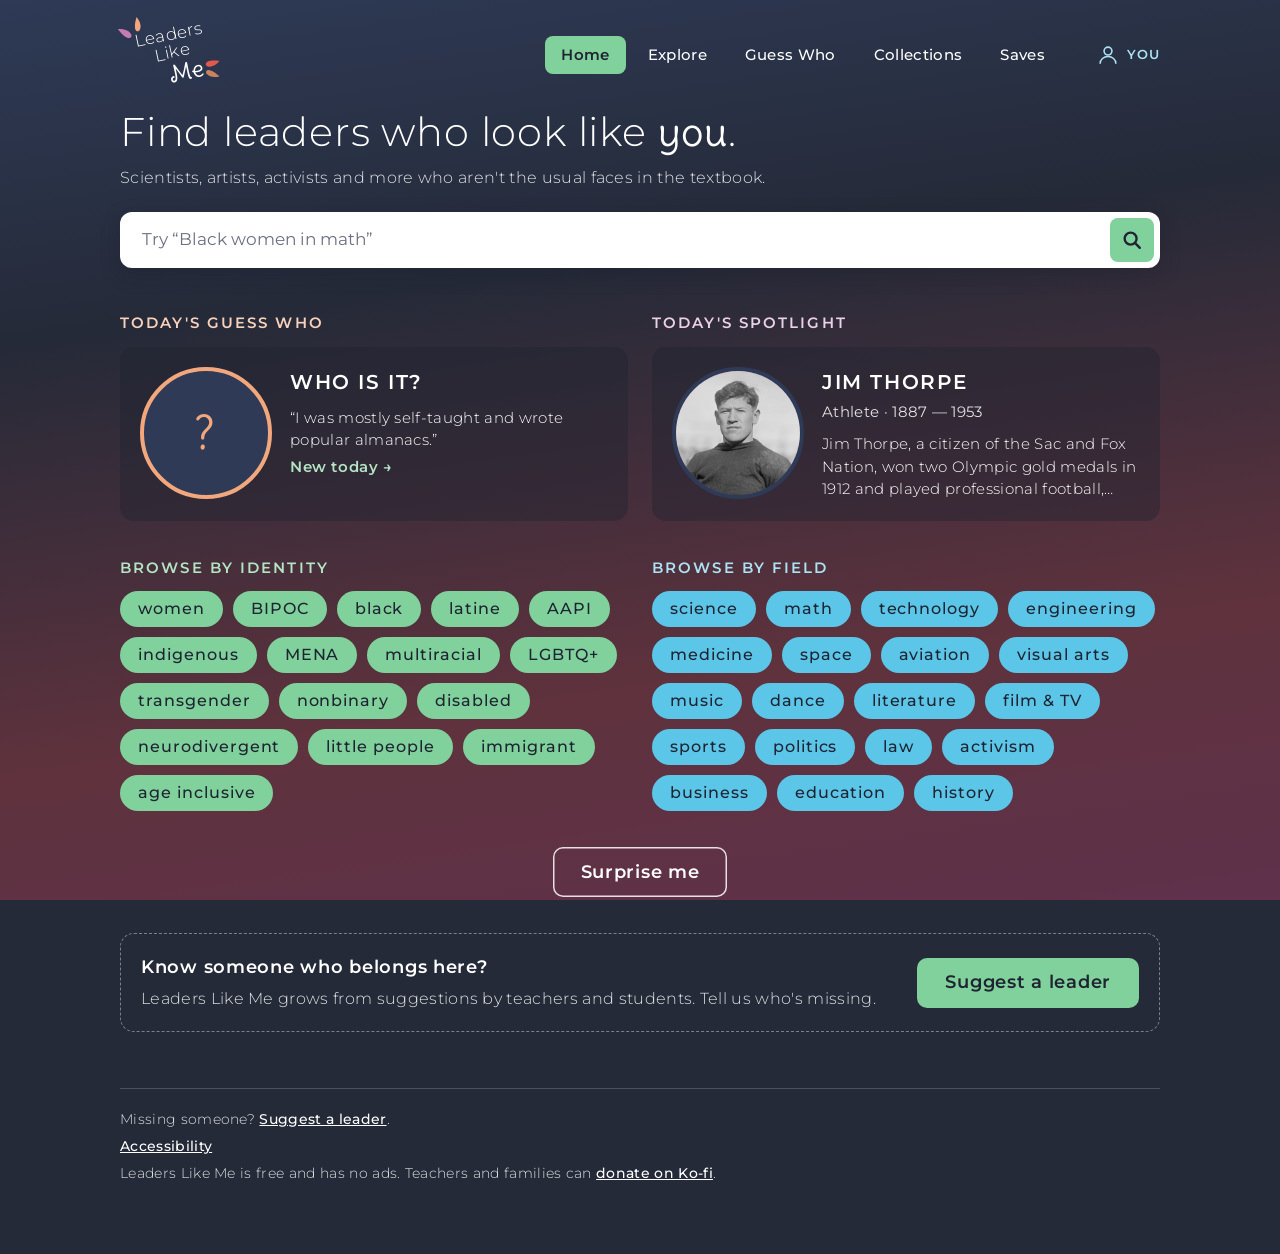
<file: index.html>
<!doctype html>
<html lang="en">
<head>
  <meta charset="utf-8">
  <meta name="viewport" content="width=device-width, initial-scale=1, viewport-fit=cover">
  <meta name="theme-color" content="#2e3a56">
  <meta name="description" content="Search for leaders, thinkers, and makers who reflect the full range of your students.">
  <title>Leaders Like Me</title>

  <!-- Link previews (iMessage, Slack, email, Facebook, LinkedIn, X).
       Platforms need full web addresses here; update SITE if the site's address changes. -->
  <meta property="og:type" content="website">
  <meta property="og:site_name" content="Leaders Like Me">
  <meta property="og:title" content="Leaders Like Me: find leaders who look like you">
  <meta property="og:description" content="Scientists, artists, activists and more who aren't the usual faces in the textbook. Search 268 leaders, play the daily Guess Who and explore heritage-month collections. Free, no ads.">
  <meta property="og:url" content="https://keefers1030.github.io/Leaders-Like-Me/">
  <meta property="og:image" content="https://keefers1030.github.io/Leaders-Like-Me/og-image.png">
  <meta property="og:image:width" content="1200">
  <meta property="og:image:height" content="630">
  <meta property="og:image:alt" content="Leaders Like Me logo with the words: Find leaders who look like you.">
  <meta name="twitter:card" content="summary_large_image">
  <link rel="apple-touch-icon" href="apple-touch-icon.png">
  <link rel="icon" href="favicon.svg?v=df060fe1" type="image/svg+xml">
  <link rel="preconnect" href="https://fonts.googleapis.com">
  <link rel="preconnect" href="https://fonts.gstatic.com" crossorigin>
  <link href="https://fonts.googleapis.com/css2?family=Delius+Swash+Caps&family=Montserrat:wght@300;400;500;600;700&display=swap" rel="stylesheet">
  <link rel="stylesheet" href="styles.css?v=c30e0e1b">
</head>
<body>
  <a class="skip-link" href="#app">Skip to content</a>

  <!-- Background geometry from the mockups -->
  <svg class="bg-decor" aria-hidden="true" viewBox="0 0 375 812" preserveAspectRatio="xMidYMid slice">
    <path d="M118 30 L260 -40 L360 150 L225 140 Z" fill="none" stroke="currentColor" stroke-width="6"/>
    <polyline points="250,230 280,210 300,235 325,212 345,238 375,215" fill="none" stroke="currentColor" stroke-width="5"/>
    <path d="M-10 780 L45 710 L120 812" fill="none" stroke="currentColor" stroke-width="6"/>
    <circle cx="165" cy="860" r="105" fill="none" stroke="currentColor" stroke-width="6"/>
  </svg>

  <header class="topbar" id="topbar" hidden>
    <a href="#/home" class="logo logo--small" aria-label="Leaders Like Me, home"></a>
    <nav class="topnav" aria-label="Main">
      <a href="#/home" data-nav="home">Home</a>
      <a href="#/explore" data-nav="explore">Explore</a>
      <a href="#/mystery" data-nav="mystery">Guess Who</a>
      <a href="#/collections" data-nav="collections">Collections</a>
      <a href="#/saves" data-nav="saves">Saves</a>
    </nav>
    <a href="#/account" class="account-chip" id="account-chip" aria-label="Your page"></a>
  </header>

  <main id="app" tabindex="-1"></main>

  <nav class="tabbar" id="tabbar" aria-label="Main" hidden>
    <a href="#/home" data-nav="home">
      <svg viewBox="0 0 24 24" aria-hidden="true"><path d="M12 3 2 12h3v9h5v-6h4v6h5v-9h3z"/></svg><span>Home</span>
    </a>
    <a href="#/explore" data-nav="explore">
      <svg viewBox="0 0 24 24" aria-hidden="true"><circle cx="14" cy="10" r="6.5" fill="none" stroke="currentColor" stroke-width="2.6"/><path d="M9.3 14.7 3 21" stroke="currentColor" stroke-width="3" stroke-linecap="round"/></svg><span>Explore</span>
    </a>
    <a href="#/mystery" data-nav="mystery">
      <svg viewBox="0 0 24 24" aria-hidden="true"><circle cx="12" cy="12" r="10"/><path d="M9 9.3a3 3 0 1 1 4.3 2.7c-.9.4-1.3 1-1.3 2v.6" fill="none" stroke="#2e3a56" stroke-width="2.4" stroke-linecap="round"/><circle cx="12" cy="17.6" r="1.4" fill="#2e3a56"/></svg><span>Guess Who</span>
    </a>
    <a href="#/collections" data-nav="collections">
      <svg viewBox="0 0 24 24" aria-hidden="true"><rect x="3" y="9" width="18" height="12" rx="2.5"/><rect x="5" y="5.5" width="14" height="2.4" rx="1.2"/><rect x="7.5" y="2.4" width="9" height="2.1" rx="1"/></svg><span>Collections</span>
    </a>
    <a href="#/saves" data-nav="saves">
      <svg viewBox="0 0 24 24" aria-hidden="true"><path d="M12 21 3.5 12.6A5.3 5.3 0 0 1 12 5.8a5.3 5.3 0 0 1 8.5 6.8z"/></svg><span>Saves</span>
    </a>
  </nav>

  <div class="toast" id="toast" role="status" aria-live="polite"></div>
  <dialog class="sheet" id="sheet"></dialog>

  <script src="data/tags.js?v=c7ce82b4"></script>
  <script src="data/collections.js?v=426175b7"></script>
  <script src="data/leaders.js?v=efcb4010"></script>
  <script src="app.js?v=4af6b831"></script>
</body>
</html>
</file>
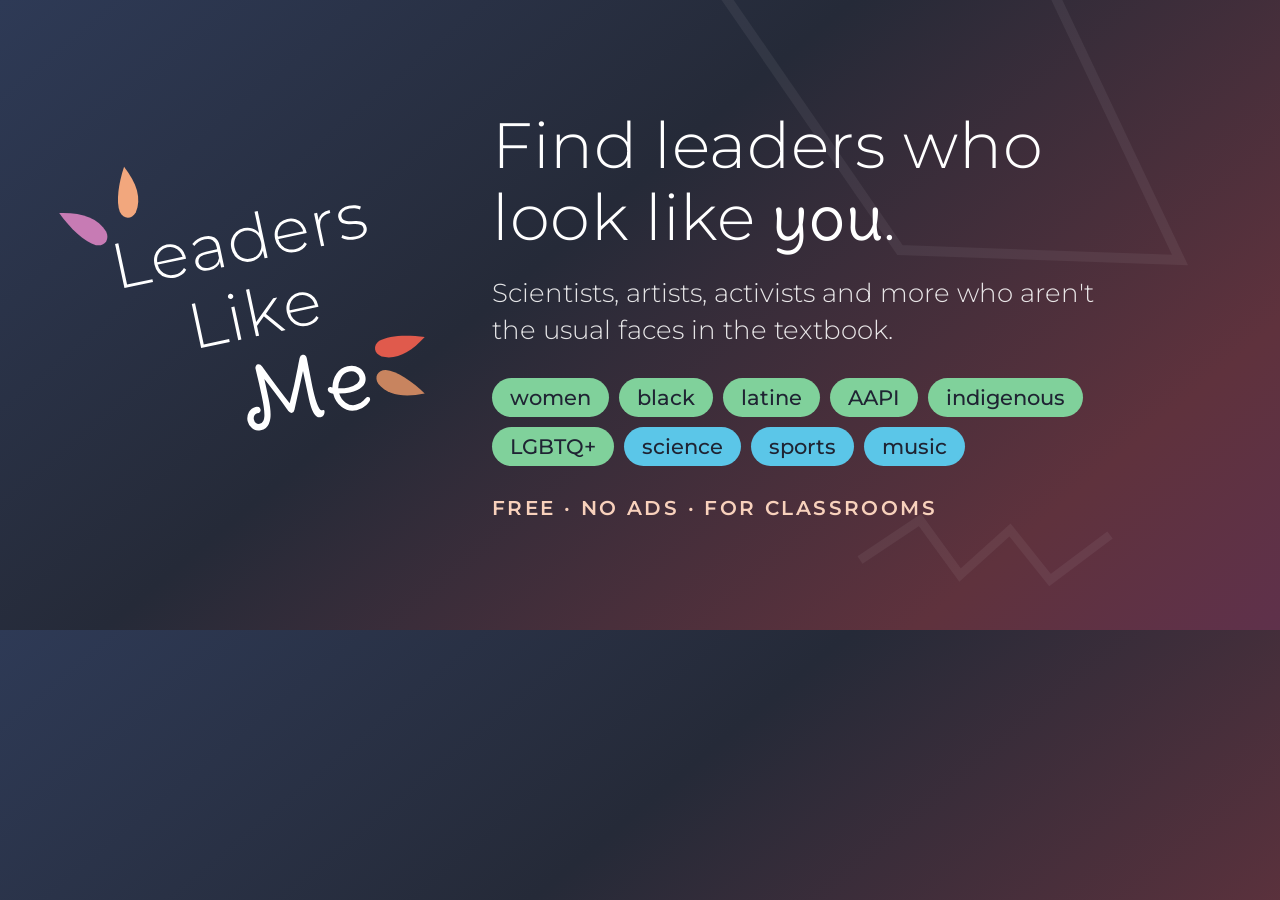
<file: data/source/og-card.html>
<!doctype html>
<!-- The link-preview image (og-image.png). Regenerate with:
     python3 data/source/make_previews.py -->
<html lang="en">
<head>
<meta charset="utf-8">
<link href="https://fonts.googleapis.com/css2?family=Delius+Swash+Caps&family=Montserrat:wght@300;500;600&display=block" rel="stylesheet">
<style>
  html, body { margin: 0; }
  body {
    width: 1200px; height: 630px; overflow: hidden;
    font-family: "Montserrat", sans-serif; color: #fff;
    background: linear-gradient(140deg, #2e3a56 0%, #252a38 42%, #5f323d 82%, #5f314b 100%);
    display: grid; grid-template-columns: 420px 1fr; align-items: center;
    box-sizing: border-box; padding: 0 72px 0 56px; position: relative;
  }
  .decor { position: absolute; inset: 0; width: 100%; height: 100%; color: rgba(255,255,255,0.06); }
  .logo { width: 400px; position: relative; }
  .text { position: relative; padding-left: 16px; }
  h1 { margin: 0; font-weight: 300; font-size: 64px; line-height: 1.12; letter-spacing: 0.01em; }
  h1 em { font-family: "Delius Swash Caps", cursive; font-style: normal; }
  p { margin: 22px 0 0; font-size: 26px; font-weight: 300; line-height: 1.4; color: rgba(255,255,255,0.88); }
  .tags { display: flex; flex-wrap: wrap; gap: 10px; margin-top: 30px; }
  .tag { padding: 7px 18px; border-radius: 999px; font-size: 21px; font-weight: 500; color: #1f2433; }
  .id { background: #80d19b; } .fd { background: #5bc6e8; }
  .foot { margin-top: 30px; font-size: 20px; font-weight: 600; letter-spacing: 0.12em; text-transform: uppercase; color: #f8d1bc; }
</style>
</head>
<body>
  <svg class="decor" viewBox="0 0 1200 630" preserveAspectRatio="none" aria-hidden="true">
    <path d="M700 -40 L1000 -120 L1180 260 L900 250 Z" fill="none" stroke="currentColor" stroke-width="10"/>
    <polyline points="860,560 920,520 960,575 1010,530 1050,580 1110,535" fill="none" stroke="currentColor" stroke-width="9"/>
  </svg>
  <img class="logo" src="../../logo.svg" alt="">
  <div class="text">
    <h1>Find leaders who look like <em>you</em>.</h1>
    <p>Scientists, artists, activists and more who aren't the usual faces in the textbook.</p>
    <div class="tags">
      <span class="tag id">women</span><span class="tag id">black</span><span class="tag id">latine</span>
      <span class="tag id">AAPI</span><span class="tag id">indigenous</span><span class="tag id">LGBTQ+</span>
      <span class="tag fd">science</span><span class="tag fd">sports</span><span class="tag fd">music</span>
    </div>
    <div class="foot">Free · No ads · For classrooms</div>
  </div>
</body>
</html>
</file>
<file: styles.css>
/* Leaders Like Me — styles drawn from the mockups in this folder
   (Home.png, Log in.png, Profile.png, Search Results.png). */

:root {
  /* Palette */
  --navy-900: #1f2330;
  --navy-800: #252a38;
  --navy-700: #2e3a56;
  --rose-600: #8e4f64;
  /* Gradient stops chosen so white text keeps 4.5:1+ everywhere, even on glass cards */
  --rose-500: #5f323d;
  --orchid-500: #5f314b;
  --green-400: #80d19b;
  --green-500: #6cc38a;
  --sky-400: #5bc6e8;
  --peach-300: #f2a77d;
  --coral-500: #e05a4c;
  --plum-400: #c77bb4;
  --ink: #1f2433;
  --white: #ffffff;
  --line: rgba(255, 255, 255, 0.85);
  --muted: rgba(255, 255, 255, 0.86);
  /* Light tints of the accent colors for TEXT on the gradient (all 4.6:1 or better).
     The saturated colors above are for fills behind dark text. */
  --green-text: #b4e4c4;
  --sky-text: #ace2f3;
  --peach-text: #f8d1bc;
  --plum-text: #ebd1e5;
  --ring: #ffffff;
  --ring-halo: #1f2330;
  --glass: rgba(255, 255, 255, 0.12);
  --glass-strong: rgba(255, 255, 255, 0.55);

  /* Type */
  --font-body: "Montserrat", system-ui, -apple-system, "Segoe UI", sans-serif;
  --font-script: "Delius Swash Caps", "Montserrat", cursive;

  /* Shape and motion */
  --radius-pill: 999px;     /* tags, switches and progress bars */
  --radius-control: 10px;   /* buttons, toasts */
  --radius-chip: 8px;       /* small controls */
  --radius-card: 14px;
  --shadow-card: 0 6px 20px rgba(20, 22, 35, 0.25);
  --ease: cubic-bezier(0.2, 0.7, 0.2, 1);
  --fast: 160ms;

  --tabbar-h: 84px;
  --gutter: 20px;
  --max: 1080px;
}

* { box-sizing: border-box; }
html { -webkit-text-size-adjust: 100%; }

body {
  margin: 0;
  min-height: 100vh;
  min-height: 100dvh;
  font-family: var(--font-body);
  font-weight: 400;
  color: var(--white);
  background-color: var(--navy-800);
  background-image: linear-gradient(172deg, var(--navy-700) 0%, var(--navy-800) 32%, var(--rose-500) 72%, var(--orchid-500) 100%);
  background-attachment: fixed;
  letter-spacing: 0.02em;
  line-height: 1.5;
  overflow-x: hidden;
}

.bg-decor {
  position: fixed;
  inset: 0;
  width: 100%;
  height: 100%;
  color: rgba(255, 255, 255, 0.07);
  pointer-events: none;
  z-index: 0;
}

a { color: inherit; }
button { font: inherit; color: inherit; }
img { max-width: 100%; display: block; }
h1, h2, h3 { margin: 0; font-weight: 600; letter-spacing: 0.06em; }

:focus-visible {
  outline: 3px solid var(--ring);
  outline-offset: 2px;
  box-shadow: 0 0 0 5px var(--ring-halo);
  border-radius: 6px;
}

.skip-link {
  position: absolute;
  left: 12px;
  top: -60px;
  z-index: 100;
  padding: 10px 16px;
  background: var(--white);
  color: var(--ink);
  border-radius: var(--radius-chip);
  font-weight: 600;
}
.skip-link:focus { top: 12px; }

.visually-hidden {
  position: absolute !important;
  width: 1px; height: 1px;
  overflow: hidden;
  clip: rect(0 0 0 0);
  white-space: nowrap;
}

main {
  position: relative;
  z-index: 1;
  outline: none;
  padding: 0 var(--gutter) calc(var(--tabbar-h) + 32px);
  max-width: var(--max);
  margin: 0 auto;
}

/* ---------- Logo ---------- */
.logo {
  position: relative;
  display: inline-block;
  text-decoration: none;
  color: var(--white);
  line-height: 1;
}
.logo-words {
  display: block;
  transform: rotate(-12deg);
  font-weight: 300;
  text-align: center;
}
.logo-words span { display: block; }
.logo-words .me {
  font-family: var(--font-script);
  font-weight: 400;
}
.logo .petal { position: absolute; }

.logo--large { width: 220px; height: 170px; }
.logo--large .logo-words { font-size: 38px; padding-top: 22px; }
.logo--large .logo-words span + span { margin-top: 6px; }
.logo--large .logo-words .me { font-size: 50px; margin-left: 40px; }

.logo--small { width: 104px; height: 74px; flex: none; }
.logo--small .logo-words { font-size: 17px; padding-top: 8px; }
.logo--small .logo-words span + span { margin-top: 1px; }
.logo--small .logo-words .me { font-size: 23px; margin-left: 20px; }

/* ---------- Top bar (all screens) and desktop nav ---------- */
.topbar {
  position: relative;
  z-index: 2;
  display: flex;
  align-items: center;
  justify-content: space-between;
  gap: 16px;
  max-width: var(--max);
  margin: 0 auto;
  padding: 10px var(--gutter) 0;
}
.topnav { display: none; }

.account-chip {
  display: inline-flex;
  align-items: center;
  gap: 8px;
  text-decoration: none;
  font-size: 13px;
  font-weight: 600;
  letter-spacing: 0.08em;
  text-transform: uppercase;
  color: var(--sky-text);
}
.avatar-sm {
  display: inline-grid;
  place-items: center;
  width: 36px;
  height: 36px;
  border-radius: 50%;
  background: var(--plum-400);
  color: var(--white);
  font-size: 13px;
  font-weight: 600;
  text-transform: none;
  letter-spacing: 0;
  border: 2px solid var(--navy-700);
}

/* ---------- Bottom tab bar (mobile) ---------- */
.tabbar {
  position: fixed;
  left: 0; right: 0; bottom: 0;
  z-index: 5;
  height: var(--tabbar-h);
  padding-bottom: env(safe-area-inset-bottom);
  display: grid;
  grid-template-columns: repeat(5, 1fr);
  align-items: center;
  background: var(--navy-700);
  box-shadow: 0 -4px 18px rgba(0, 0, 0, 0.2);
}
.tabbar[hidden], .topbar[hidden] { display: none; }
.tabbar a {
  display: grid;
  place-content: center;
  justify-items: center;
  gap: 4px;
  height: 100%;
  color: var(--white);
  text-decoration: none;
  font-size: 11px;
  font-weight: 500;
  letter-spacing: 0.02em;
}
.tabbar svg { width: 28px; height: 28px; fill: currentColor; }
.tabbar a[aria-current="page"] { color: var(--green-text); }
.tabbar a[aria-current="page"] span { text-decoration: underline; text-underline-offset: 3px; }

@media (min-width: 860px) {
  .tabbar { display: none !important; }
  main { padding-bottom: 64px; }
  .topbar { padding-top: 18px; }
  .topnav {
    display: flex;
    gap: 6px;
    margin-left: auto;
    margin-right: 20px;
  }
  .topnav a {
    padding: 8px 16px;
    border-radius: var(--radius-chip);
    text-decoration: none;
    font-weight: 500;
    font-size: 15px;
  }
  .topnav a:hover { background: var(--glass); }
  .topnav a[aria-current="page"] { background: var(--green-400); color: var(--ink); font-weight: 600; }
}

/* ---------- Pills / tags ---------- */
.pill {
  display: inline-flex;
  align-items: center;
  justify-content: center;
  gap: 6px;
  min-height: 36px;
  padding: 6px 18px;
  border: 0;
  border-radius: var(--radius-pill);
  font-size: 16px;
  font-weight: 500;
  letter-spacing: 0.06em;
  text-decoration: none;
  white-space: nowrap;
  cursor: pointer;
  color: var(--ink);
  transition: transform var(--fast) var(--ease), background var(--fast) var(--ease), box-shadow var(--fast) var(--ease);
}
.pill--identity { background: var(--green-400); }
.pill--field { background: var(--sky-400); }
.pill--small { min-height: 28px; padding: 3px 12px; font-size: 13px; }
.pill:hover { transform: translateY(-1px); }

.pill-toggle {
  background: transparent;
  color: var(--white);
  box-shadow: inset 0 0 0 1.5px var(--line);
}
.pill-toggle[aria-pressed="true"].pill--identity,
.pill-toggle[aria-pressed="true"][data-kind="identity"] { background: var(--green-400); color: var(--ink); box-shadow: none; }
.pill-toggle[aria-pressed="true"][data-kind="field"] { background: var(--sky-400); color: var(--ink); box-shadow: none; }
.pill-toggle[aria-pressed="true"]::before { content: "✓"; font-weight: 700; }

.pill-row { display: flex; flex-wrap: wrap; gap: 10px; }

/* ---------- Buttons ---------- */
.btn {
  display: inline-flex;
  align-items: center;
  justify-content: center;
  gap: 8px;
  min-height: 50px;
  padding: 10px 28px;
  border: 0;
  border-radius: var(--radius-control);
  background: var(--green-400);
  color: var(--ink);
  font-size: 18px;
  font-weight: 600;
  letter-spacing: 0.04em;
  text-decoration: none;
  cursor: pointer;
  transition: background var(--fast) var(--ease), transform var(--fast) var(--ease);
}
.btn:hover { background: var(--green-500); }
.btn:active { transform: scale(0.98); }
.btn--block { width: 100%; }
.btn--wide { letter-spacing: 0.14em; text-transform: uppercase; font-weight: 400; font-size: 19px; }
.btn--ghost {
  background: transparent;
  color: var(--white);
  box-shadow: inset 0 0 0 1.5px var(--line);
}
.btn--ghost:hover { background: var(--glass); }
.auth .btn--ghost { font-size: 16px; font-weight: 500; }

.link-btn {
  display: inline-flex;
  align-items: center;
  gap: 8px;
  padding: 6px 0;
  border: 0;
  background: none;
  cursor: pointer;
  text-decoration: none;
  font-size: 14px;
  letter-spacing: 0.1em;
  text-transform: uppercase;
}
.link-btn svg { width: 20px; height: 20px; }
.link-btn--sky { color: var(--sky-text); font-weight: 700; }
.link-btn--plain { color: var(--white); text-transform: none; letter-spacing: 0.04em; font-size: 16px; font-weight: 300; }
.link-btn--plain:hover { text-decoration: underline; }

/* ---------- Generic page pieces ---------- */
.page-head { padding: 16px 0 8px; }
.eyebrow {
  margin: 0 0 12px;
  font-size: 15px;
  font-weight: 600;
  letter-spacing: 0.14em;
  text-transform: uppercase;
  color: var(--plum-text);
}
.eyebrow--green { color: var(--green-text); }
.eyebrow--peach { color: var(--peach-text); }
.eyebrow--sky { color: var(--sky-text); }
.muted { color: var(--muted); }
.eyebrow a, .eyebrow button { color: inherit; }
.page-title {
  font-size: clamp(26px, 6vw, 40px);
  font-weight: 300;
  letter-spacing: 0.02em;
  line-height: 1.2;
}
.page-title em { font-family: var(--font-script); font-style: normal; }
.lede { color: var(--muted); font-weight: 300; margin: 10px 0 0; }

section.block { margin-top: 36px; }

.notice {
  display: flex;
  gap: 10px;
  align-items: flex-start;
  margin: 12px 0 0;
  padding: 10px 14px;
  border-radius: 10px;
  background: rgba(31, 35, 48, 0.45);
  font-size: 13px;
  color: var(--muted);
}
.notice strong { color: var(--peach-text); font-weight: 600; }

/* ---------- Search box ---------- */
.searchbox {
  position: relative;
  margin-top: 22px;
}
.searchbox input {
  width: 100%;
  min-height: 56px;
  padding: 14px 56px 14px 22px;
  border: 0;
  border-radius: 12px;
  background: var(--white);
  color: var(--ink);
  font: inherit;
  font-size: 17px;
  box-shadow: var(--shadow-card);
}
.searchbox input::placeholder { color: #6b6f80; }
.searchbox input:focus { outline: 3px solid var(--green-400); outline-offset: 2px; }
.searchbox button {
  position: absolute;
  right: 6px; top: 50%;
  transform: translateY(-50%);
  width: 44px; height: 44px;
  display: grid;
  place-items: center;
  border: 0;
  border-radius: var(--radius-chip);
  background: var(--green-400);
  cursor: pointer;
}
.searchbox button svg { width: 22px; height: 22px; stroke: var(--ink); fill: none; stroke-width: 2.6; stroke-linecap: round; }

/* ---------- Filters ---------- */
.filters { margin-top: 18px; }
.filters details {
  border-radius: var(--radius-card);
  background: rgba(31, 35, 48, 0.35);
  padding: 4px 16px;
  margin-bottom: 10px;
}
.filters summary {
  cursor: pointer;
  list-style: none;
  display: flex;
  align-items: center;
  padding: 10px 0;
  font-size: 14px;
  font-weight: 600;
  letter-spacing: 0.14em;
  text-transform: uppercase;
}
.filters summary::-webkit-details-marker { display: none; }
.filters summary::after { content: "+"; margin-left: auto; font-size: 22px; font-weight: 300; }
.filters details[open] summary::after { content: "–"; }
.filters .pill-row { padding: 4px 0 16px; gap: 8px; }
.filters .count { color: var(--green-text); font-weight: 600; margin-left: 8px; }

.results-bar {
  display: flex;
  flex-wrap: wrap;
  align-items: center;
  justify-content: space-between;
  gap: 10px;
  margin: 18px 0 14px;
  font-size: 14px;
  color: var(--muted);
}
.results-bar select {
  padding: 6px 12px;
  border-radius: var(--radius-chip);
  border: 1.5px solid var(--line);
  background: transparent;
  color: var(--white);
  font: inherit;
  font-size: 14px;
}
.results-bar select option { color: var(--ink); }

/* ---------- Leader cards ---------- */
.grid {
  display: grid;
  grid-template-columns: 1fr;
  gap: 14px;
}
@media (min-width: 600px) { .grid { grid-template-columns: repeat(2, 1fr); } }
@media (min-width: 960px) { .grid { grid-template-columns: repeat(3, 1fr); } }

.card {
  position: relative;
  display: grid;
  grid-template-columns: 72px 1fr;
  gap: 14px;
  align-items: start;
  padding: 16px 48px 16px 16px;
  border-radius: var(--radius-card);
  background: var(--glass);
  border: 1px solid rgba(255, 255, 255, 0.12);
  text-decoration: none;
  transition: background var(--fast) var(--ease), transform var(--fast) var(--ease);
}
.card:hover { background: rgba(255, 255, 255, 0.16); }
.card:focus-within { outline: 3px solid var(--ring); outline-offset: 2px; box-shadow: 0 0 0 5px var(--ring-halo); }
.card-link:focus-visible { outline: none; box-shadow: none; }
.card-link { text-decoration: none; }
.card-link::after { content: ""; position: absolute; inset: 0; border-radius: var(--radius-card); }
.card-link:hover { text-decoration: underline; text-underline-offset: 4px; }
.card h3 { font-size: 16px; letter-spacing: 0.08em; text-transform: uppercase; }
.card .roles { margin: 2px 0 0; font-size: 14px; color: var(--muted); }
.card .years { margin: 0; font-size: 13px; color: var(--muted); font-weight: 300; }
.card .pill-row { margin-top: 10px; gap: 6px; }
.card .heart { position: absolute; top: 10px; right: 8px; }

.avatar {
  display: grid;
  place-items: center;
  width: 72px; height: 72px;
  border-radius: 50%;
  overflow: hidden;
  border: 3px solid var(--navy-700);
  background: linear-gradient(135deg, #8a4a78, #3a4a6e);
  color: var(--white);
  font-size: 24px;
  font-weight: 300;
  letter-spacing: 0.06em;
  flex: none;
}
.avatar img { width: 100%; height: 100%; object-fit: cover; object-position: 50% 22%; }
.avatar--xl { width: 132px; height: 132px; font-size: 42px; border-width: 4px; }
.avatar--alt { background: linear-gradient(135deg, #2f7480, #2e3a56); }
.avatar--alt2 { background: linear-gradient(135deg, #9a4545, #5f314b); }

/* ---------- Heart / favorite ---------- */
.heart {
  display: grid;
  place-items: center;
  width: 40px; height: 40px;
  border: 0;
  border-radius: 50%;
  background: transparent;
  cursor: pointer;
  z-index: 1;
}
.heart svg { width: 26px; height: 26px; fill: none; stroke: var(--white); stroke-width: 1.8; transition: fill var(--fast) var(--ease), transform var(--fast) var(--ease); }
.heart[aria-pressed="true"] svg { fill: var(--coral-500); stroke: var(--white); }
.heart:active svg { transform: scale(0.88); }
.heart--on-photo {
  position: absolute;
  right: -6px; bottom: -2px;
  width: 44px; height: 44px;
  background: rgba(31, 35, 48, 0.55);
}

/* ---------- Leader profile ---------- */
.profile { position: relative; }
.arc {
  position: absolute;
  left: 50%;
  top: 140px;
  width: 260vw;
  max-width: 2400px;
  aspect-ratio: 1;
  transform: translateX(-50%);
  border-radius: 50%;
  background: linear-gradient(180deg, rgba(110, 58, 82, 0.95), rgba(95, 50, 61, 0.5) 30%, transparent 60%);
  z-index: -1;
  pointer-events: none;
}
.profile-top {
  position: relative;
  display: grid;
  grid-template-columns: 1fr;
  justify-items: center;
  padding-top: 8px;
}
.profile-photo { position: relative; }
.profile-photo .avatar { box-shadow: var(--shadow-card); }
.profile-tags { display: flex; flex-wrap: wrap; gap: 18px 32px; margin-top: 28px; }
.profile-tags .eyebrow { margin-bottom: 10px; font-size: 13px; }
.profile-tags .tag-group:first-child .eyebrow { color: var(--green-text); }
.profile-tags .tag-group + .tag-group .eyebrow { color: var(--sky-text); }
.profile-tags .pill-row { gap: 8px; }
.result .profile-tags { margin-top: 20px; }

.name-block {
  margin: 40px 0 0;
  padding-left: 14px;
  border-left: 3px solid var(--peach-300);
}
.name-block h1 { font-size: clamp(22px, 5.6vw, 32px); text-transform: uppercase; letter-spacing: 0.08em; line-height: 1.2; }
.name-block p { margin: 6px 0 0; font-size: 17px; letter-spacing: 0.06em; }
.name-block .pronouns { font-size: 14px; color: var(--muted); }
.name-block .link-btn { margin-top: 10px; color: var(--white); font-size: 14px; }
.name-block .link-btn svg { stroke: var(--sky-400); fill: none; stroke-width: 2; }

.bio {
  margin: 28px 0 0;
  padding: 14px 16px;
  border-radius: 10px;
  background: var(--glass-strong);
  color: var(--ink);
  font-size: 16px;
  letter-spacing: 0.04em;
  line-height: 1.45;
}
.credit { margin: 8px 0 0; font-size: 12px; color: var(--muted); }
.credit a { color: inherit; }
.profile-actions { display: grid; gap: 12px; margin-top: 24px; }
.profile-actions .row { display: flex; gap: 12px; }
.profile-actions .row .btn { flex: 1; font-size: 15px; min-height: 44px; }
@media (min-width: 860px) {
  .profile-actions { display: flex; flex-wrap: wrap; align-items: center; }
  .profile-actions .btn--block { width: auto; min-width: 280px; }
  .profile-actions .row .btn { flex: 0 0 auto; min-width: 160px; }
}

@media (min-width: 860px) {
  .arc { top: 160px; width: 160vw; }
  .profile-top { justify-items: start; }
}

/* ---------- Account ---------- */
.account-top { display: grid; justify-items: center; padding-top: 8px; }
.account-top .avatar { box-shadow: var(--shadow-card); }
.account-body { position: relative; max-width: 520px; margin: 0 auto; }
.account-body .name-block p:first-child { font-size: 20px; margin-top: 0; }
.account-body .email { font-size: 15px; color: var(--muted); }
.center { text-align: center; }

/* ---------- Empty states ---------- */
.empty {
  display: grid;
  justify-items: center;
  gap: 10px;
  margin: 32px auto 0;
  padding: 32px 20px;
  max-width: 460px;
  text-align: center;
  border-radius: var(--radius-card);
  background: rgba(31, 35, 48, 0.35);
}
.empty h2 { font-size: 18px; letter-spacing: 0.06em; }
.empty p { margin: 0; color: var(--muted); font-weight: 300; }
.empty .btn { margin-top: 10px; }
.empty svg { width: 46px; height: 46px; fill: none; stroke: var(--peach-300); stroke-width: 1.6; }

/* ---------- Spotlight ---------- */
.spotlight {
  position: relative;
  display: grid;
  grid-template-columns: auto 1fr;
  gap: 18px;
  align-items: center;
  padding: 20px;
  border-radius: var(--radius-card);
  background: rgba(31, 35, 48, 0.4);
}
.spotlight h3 { font-size: 20px; text-transform: uppercase; letter-spacing: 0.08em; }
.spotlight p { margin: 4px 0 0; color: var(--muted); font-size: 15px; }
.spotlight .bio-snip { color: var(--white); font-weight: 300; margin-top: 10px; display: -webkit-box; -webkit-line-clamp: 3; -webkit-box-orient: vertical; overflow: hidden; }
@media (max-width: 480px) {
  .spotlight { grid-template-columns: 1fr; justify-items: start; gap: 12px; }
  .spotlight .avatar--xl { width: 88px; height: 88px; font-size: 30px; }
}

/* Home: Guess Who and Today's spotlight side by side on wide screens */
@media (min-width: 860px) {
  .home-duo { display: grid; grid-template-columns: 1fr 1fr; gap: 24px; align-items: stretch; }
  .home-duo > .block { display: flex; flex-direction: column; }
  .home-duo .spotlight { flex: 1; align-items: start; }
}

@media (min-width: 860px) {
  .home-tags { display: grid; grid-template-columns: 1fr 1fr; gap: 24px; align-items: start; }
}

/* ---------- Suggest a leader form ---------- */
.suggest-form fieldset { border: 0; padding: 0; margin-inline: 0; min-width: 0; }
.form-row { margin-top: 24px; }
.suggest-form label, .suggest-form legend { display: block; font-weight: 600; margin-bottom: 8px; padding: 0; }
.suggest-form .sub-label { font-weight: 500; font-size: 14px; margin: 14px 0 6px; }
.req { font-weight: 400; color: var(--muted); font-size: 14px; }
.text-input {
  width: 100%;
  padding: 12px 14px;
  border: 2px solid transparent;
  border-radius: 12px;
  background: var(--white);
  color: var(--ink);
  font: inherit;
  font-size: 16px;
}
textarea.text-input { resize: vertical; min-height: 110px; }
.text-input::placeholder { color: #6b6f80; }
.text-input[aria-invalid="true"] { border-color: var(--peach-text); }
fieldset[aria-invalid="true"] .check-pills { border: 2px solid var(--peach-text); border-radius: 14px; padding: 8px; }
.check-pills { display: flex; flex-wrap: wrap; gap: 8px; }
.suggest-form .check-pill { position: relative; display: inline-flex; margin: 0; font-weight: 500; cursor: pointer; }
.check-pill input { position: absolute; opacity: 0; width: 1px; height: 1px; }
.check-pill span {
  display: inline-flex; align-items: center; gap: 6px;
  min-height: 36px; padding: 6px 16px;
  border-radius: var(--radius-pill);
  box-shadow: inset 0 0 0 1.5px var(--line);
  font-size: 15px; letter-spacing: 0.04em;
}
.check-pill input:checked + span::before { content: "✓"; font-weight: 700; }
.check-pill[data-kind="identity"] input:checked + span { background: var(--green-400); color: var(--ink); box-shadow: none; }
.check-pill[data-kind="field"] input:checked + span { background: var(--sky-400); color: var(--ink); box-shadow: none; }
.check-pill input:focus-visible + span { outline: 3px solid var(--ring); outline-offset: 2px; box-shadow: 0 0 0 5px var(--ring-halo); }
.hint-text { font-size: 14px; color: var(--muted); margin: 8px 0 0; }
.hint-text a { color: var(--white); }
.form-errors { margin-top: 18px; padding: 12px 16px; border-radius: 12px; border-left: 4px solid var(--peach-text); background: rgba(31, 35, 48, 0.6); }
.form-errors p { margin: 0; }
.form-errors ul { margin: 8px 0 0; padding-left: 20px; }
.form-errors a { color: var(--white); }
.suggest-form .btn[type="submit"] { margin-top: 18px; }
.suggest-form .btn:disabled { opacity: 0.7; cursor: progress; }
.hp { position: absolute; left: -9999px; width: 1px; height: 1px; overflow: hidden; }

/* ---------- Long-form text (accessibility statement) ---------- */
.prose { }
.prose h2 { font-size: 18px; letter-spacing: 0.04em; margin: 28px 0 8px; }
.prose p, .prose li { color: var(--muted); line-height: 1.6; }
.prose ul { padding-left: 20px; }
.prose a { color: var(--white); }

/* ---------- Your page ---------- */
.device-note {
  margin-top: 8px;
  padding: 18px 20px;
  border-radius: var(--radius-card);
  border-left: 4px solid var(--sky-text);
  background: rgba(31, 35, 48, 0.55);
}
.device-note h2 { display: flex; align-items: center; gap: 10px; font-size: 18px; letter-spacing: 0.02em; }
.device-note .device-icon { width: 24px; height: 24px; fill: none; stroke: var(--sky-text); stroke-width: 2; stroke-linecap: round; flex: none; }
.device-note p, .device-note li { color: var(--muted); }
.device-note p { margin: 8px 0 0; }
.device-note ul { margin: 8px 0 14px; padding-left: 20px; }
.save-chip { background: var(--glass); color: var(--white); box-shadow: inset 0 0 0 1.5px var(--line); }
.account-chip svg { width: 22px; height: 22px; fill: none; stroke: currentColor; stroke-width: 2; }

/* ---------- Collections ---------- */
.collection-grid { display: grid; grid-template-columns: 1fr; gap: 14px; }
@media (min-width: 600px) { .collection-grid { grid-template-columns: repeat(2, minmax(0, 1fr)); } }
@media (min-width: 960px) { .collection-grid { grid-template-columns: repeat(3, minmax(0, 1fr)); } }
.collection-card {
  position: relative;
  padding: 18px 18px 16px;
  border-radius: var(--radius-card);
  background: var(--glass);
  border: 1px solid rgba(255, 255, 255, 0.12);
  border-top: 4px solid var(--accent);
  transition: background var(--fast) var(--ease);
}
.collection-card:hover { background: rgba(255, 255, 255, 0.16); }
.collection-card:focus-within { outline: 3px solid var(--ring); outline-offset: 2px; box-shadow: 0 0 0 5px var(--ring-halo); }
.collection-card h3 { font-size: 18px; letter-spacing: 0.04em; margin-top: 12px; }
.collection-meta { margin: 4px 0 0; font-size: 14px; color: var(--muted); }
.face-stack { display: flex; min-height: 48px; }
.collection-filter { margin-top: 8px; }
.collection-filter .pill-row { align-items: center; gap: 8px; }
.pill-count { font-size: 12px; font-weight: 600; opacity: 0.85; }
.pill-toggle[aria-pressed="false"] .pill-count { opacity: 0.75; }
.face-stack .avatar { width: 48px; height: 48px; font-size: 16px; border-width: 2px; }
.face-stack .avatar + .avatar { margin-left: -12px; }

/* ---------- A–Z ---------- */
.az {
  display: flex;
  flex-wrap: wrap;
  gap: 4px;
  margin: 18px 0 10px;
}
.az button {
  width: 34px; height: 34px;
  border: 0;
  border-radius: var(--radius-chip);
  background: transparent;
  cursor: pointer;
  font-weight: 600;
}
.az button:disabled { opacity: 0.3; cursor: default; }
.az button[aria-pressed="true"] { background: var(--green-400); color: var(--ink); }
.az button:not(:disabled):hover { background: var(--glass); }

/* ---------- Sheet (dialog) ---------- */
.sheet {
  width: min(520px, calc(100% - 24px));
  max-height: calc(100dvh - 48px);
  padding: 24px;
  border: 0;
  border-radius: 20px;
  background: var(--navy-700);
  color: var(--white);
  box-shadow: 0 20px 60px rgba(0, 0, 0, 0.5);
}
.sheet::backdrop { background: rgba(15, 17, 26, 0.6); }
.sheet h2 { font-size: 18px; margin-bottom: 6px; }
.sheet p { color: var(--muted); font-size: 14px; margin: 0 0 16px; }
.sheet textarea {
  width: 100%;
  min-height: 120px;
  padding: 12px;
  border: 1.5px solid var(--line);
  border-radius: 10px;
  background: rgba(255,255,255,0.06);
  color: var(--white);
  font: inherit;
  font-size: 15px;
  resize: vertical;
}
.sheet textarea:focus { outline: none; border-color: var(--green-400); }
.sheet .actions { display: flex; flex-wrap: wrap; justify-content: flex-end; gap: 10px; margin-top: 18px; }
.sheet .actions .btn { min-height: 44px; font-size: 15px; padding: 8px 20px; white-space: nowrap; }
.sheet h3 { font-size: 13px; letter-spacing: 0.14em; text-transform: uppercase; color: var(--muted); margin: 18px 0 10px; }
.sheet .pill-row { gap: 8px; }

/* ---------- Toast ---------- */
.toast {
  position: fixed;
  left: 50%;
  bottom: calc(var(--tabbar-h) + 16px);
  z-index: 50;
  max-width: calc(100% - 32px);
  padding: 12px 20px;
  border-radius: var(--radius-control);
  background: var(--white);
  color: var(--ink);
  font-size: 15px;
  font-weight: 500;
  box-shadow: var(--shadow-card);
  opacity: 0;
  transform: translate(-50%, 8px);
  pointer-events: none;
  transition: opacity var(--fast) var(--ease), transform var(--fast) var(--ease);
}
.toast.show { opacity: 1; transform: translate(-50%, 0); }
@media (min-width: 860px) { .toast { bottom: 28px; } }

/* ---------- Suggest + support ---------- */
.suggest-card {
  display: flex;
  flex-wrap: wrap;
  align-items: center;
  justify-content: space-between;
  gap: 16px 24px;
  padding: 20px;
  border-radius: var(--radius-card);
  border: 1.5px dashed rgba(255, 255, 255, 0.4);
}
.suggest-card h2 { font-size: 18px; letter-spacing: 0.04em; }
.suggest-card p { margin: 6px 0 0; color: var(--muted); font-weight: 300; }
.support-card p { margin: 0; color: var(--muted); font-weight: 300; }
.support-card .support-alt { margin-top: 14px; font-size: 14px; }
.support-card .support-alt a { color: var(--white); font-weight: 500; }
.site-footer {
  margin-top: 56px;
  padding-top: 20px;
  border-top: 1px solid rgba(255, 255, 255, 0.18);
  font-size: 14px;
  color: var(--muted);
  font-weight: 300;
}
.site-footer p { margin: 0 0 6px; }
.site-footer a { color: var(--white); font-weight: 500; }

/* ---------- Mystery leader ---------- */
.avatar--mystery { background: var(--navy-700); border-color: var(--peach-300); font-family: var(--font-script); font-size: 56px; color: var(--peach-300); }
.spotlight .avatar--mystery { font-size: 46px; }
.teaser-status { color: var(--green-text) !important; font-weight: 600; font-size: 14px; letter-spacing: 0.04em; }

.switch {
  display: inline-flex;
  align-items: center;
  gap: 12px;
  margin-top: 16px;
  font-size: 15px;
  cursor: pointer;
}
.switch input { position: absolute; opacity: 0; width: 1px; height: 1px; }
.switch .track {
  position: relative;
  flex: none;
  width: 46px; height: 26px;
  border-radius: var(--radius-pill);
  background: rgba(255, 255, 255, 0.25);
  transition: background var(--fast) var(--ease);
}
.switch .track::after {
  content: "";
  position: absolute;
  top: 3px; left: 3px;
  width: 20px; height: 20px;
  border-radius: 50%;
  background: var(--white);
  transition: transform var(--fast) var(--ease);
}
.switch input:checked + .track { background: var(--green-400); }
.switch input:checked + .track::after { transform: translateX(20px); }
.switch input:focus-visible + .track { outline: 3px solid var(--ring); outline-offset: 2px; box-shadow: 0 0 0 5px var(--ring-halo); }

.clues { list-style: none; padding: 0; margin: 22px 0 0; display: grid; gap: 10px; }
.clue {
  padding: 14px 18px;
  border-radius: var(--radius-card);
  background: var(--glass-strong);
  color: var(--ink);
}
.clue .n {
  display: block;
  margin-bottom: 4px;
  font-size: 12px;
  font-weight: 700;
  letter-spacing: 0.16em;
  text-transform: uppercase;
  color: #3d1f30;
}
.clue p { margin: 0; font-size: 17px; line-height: 1.45; letter-spacing: 0.02em; }
.clue--locked {
  position: relative;
  background: rgba(31, 35, 48, 0.6);
  border: 1.5px solid rgba(255, 255, 255, 0.22);
  color: var(--muted);
}
.clue--locked .n { display: inline-flex; align-items: center; gap: 6px; color: var(--white); }
.clue--locked .lock { width: 16px; height: 16px; fill: none; stroke: currentColor; stroke-width: 2; stroke-linecap: round; }
.clue--locked p { font-size: 14px; margin: 2px 0 10px; }
/* Blurred placeholder lines that stand in for the hidden clue */
.redacted { display: grid; gap: 7px; }
.redacted i { display: block; height: 10px; border-radius: 5px; background: rgba(255, 255, 255, 0.16); filter: blur(1.5px); }
.redacted i:first-child { width: 92%; }
.redacted i:last-child { width: 58%; }
.clue--new { animation: clue-in 320ms var(--ease); }
@keyframes clue-in { from { opacity: 0; transform: translateY(6px); } }

.feedback { min-height: 1.5em; margin: 18px 0 8px; font-weight: 500; color: var(--peach-text); }
.cards { display: grid; grid-template-columns: repeat(2, minmax(0, 1fr)); gap: 12px; }
@media (min-width: 700px) { .cards { grid-template-columns: repeat(4, minmax(0, 1fr)); } }
.pick {
  display: grid;
  justify-items: center;
  align-content: start;
  gap: 10px;
  padding: 16px 10px;
  border: 2px solid transparent;
  border-radius: var(--radius-card);
  background: var(--glass);
  text-align: center;
  cursor: pointer;
  transition: background var(--fast) var(--ease), transform var(--fast) var(--ease), border-color var(--fast) var(--ease);
}
.pick:hover { background: rgba(255, 255, 255, 0.16); border-color: var(--green-400); transform: translateY(-2px); }
.pick .avatar { width: 88px; height: 88px; font-size: 28px; }
.pick-name { font-size: 15px; font-weight: 600; letter-spacing: 0.04em; line-height: 1.3; overflow-wrap: anywhere; hyphens: auto; min-width: 0; }
.pick-note { font-size: 12px; font-weight: 700; letter-spacing: 0.12em; text-transform: uppercase; color: var(--peach-text); }
@media (max-width: 699px) {
  .cards { gap: 8px; }
  .pick { grid-template-columns: 52px minmax(0, 1fr); justify-items: start; align-items: center; text-align: left; gap: 10px; padding: 10px; }
  .pick .avatar { width: 52px; height: 52px; font-size: 18px; border-width: 2px; }
  .pick-name { font-size: 14px; }
  .pick-note { grid-column: 2; margin-top: -8px; font-size: 11px; }
}
.pick.is-out { cursor: default; background: rgba(31, 35, 48, 0.45); }
.pick.is-out .avatar { opacity: 0.5; }
.pick.is-out:hover { transform: none; border-color: transparent; }
.pick.is-out .avatar { filter: grayscale(1); }
.pick.is-out .pick-name { text-decoration: line-through; }
body.class-mode .pick .avatar { width: 120px; height: 120px; }
body.class-mode .pick-name { font-size: 20px; }
.game-actions { display: flex; flex-wrap: wrap; align-items: center; gap: 10px; margin-top: 14px; }
.btn--sm { min-height: 44px; padding: 8px 22px; font-size: 15px; }
.game-actions .heart { margin-left: auto; }

.result {
  margin-top: 22px;
  padding: 20px;
  border-radius: var(--radius-card);
  background: rgba(31, 35, 48, 0.45);
  outline: none;
  animation: clue-in 320ms var(--ease);
}
.result-person { display: flex; gap: 18px; align-items: center; }
.result-person h2 { font-size: 20px; text-transform: uppercase; letter-spacing: 0.08em; }
.result-person p { margin: 4px 0 0; }
.result .bio { margin-top: 18px; }
.reflect { margin-top: 22px; }
.reflect label { display: block; font-weight: 600; margin-bottom: 8px; }
.reflect textarea {
  width: 100%;
  min-height: 90px;
  padding: 12px;
  border: 1.5px solid var(--line);
  border-radius: 10px;
  background: rgba(255, 255, 255, 0.06);
  color: var(--white);
  font: inherit;
  font-size: 15px;
  resize: vertical;
}
.reflect textarea::placeholder { color: var(--muted); }
.reflect textarea:focus { outline: none; border-color: var(--green-400); }
.reflect-foot { display: flex; justify-content: space-between; align-items: center; gap: 10px; margin-top: 10px; font-size: 13px; }

.archive { list-style: none; padding: 0; margin: 0; border-radius: var(--radius-card); background: rgba(31, 35, 48, 0.35); }
.archive li + li { border-top: 1px solid rgba(255, 255, 255, 0.12); }
.archive a { display: flex; justify-content: space-between; padding: 12px 16px; text-decoration: none; }
.archive a:hover { background: var(--glass); }
.archive .st { color: var(--muted); font-size: 14px; }
.archive .st--done { color: var(--green-text); font-weight: 600; }

/* Class mode: readable from the back of the room */
body.class-mode .clue p { font-size: clamp(22px, 2.6vw, 32px); }
body.class-mode .page-title { font-size: clamp(34px, 6vw, 56px); }

/* ---------- Badges ---------- */
.badge-art { display: block; }
.badge-row { display: flex; flex-wrap: wrap; gap: 6px; }
.badge-row a { display: block; border-radius: 50%; }
.badge-row .badge-art { width: 52px; height: 52px; }

.badge-grid { display: grid; grid-template-columns: repeat(auto-fill, minmax(146px, 1fr)); gap: 12px; margin-top: 18px; }
.badge {
  display: grid;
  justify-items: center;
  align-content: start;
  gap: 6px;
  padding: 16px 10px;
  border: 1px solid rgba(255, 255, 255, 0.12);
  border-radius: var(--radius-card);
  background: rgba(31, 35, 48, 0.3);
  text-align: center;
  cursor: pointer;
  transition: background var(--fast) var(--ease);
}
.badge:hover { background: var(--glass); }
.badge.is-earned { background: var(--glass); }
.badge .badge-art { width: 84px; height: 84px; margin-bottom: 4px; }
.badge-name { font-size: 14px; font-weight: 600; letter-spacing: 0.04em; }
.badge-sub { font-size: 12px; color: var(--muted); }
.meter { display: block; width: 80%; height: 6px; border-radius: var(--radius-pill); background: rgba(255, 255, 255, 0.18); overflow: hidden; }
.meter span { display: block; height: 100%; background: var(--green-400); border-radius: inherit; }

.badge-detail { text-align: center; }
.badge-detail .badge-art { width: 120px; height: 120px; margin: 0 auto 10px; }
.badge-detail .actions { justify-content: center; }
.people-list { list-style: none; padding: 0; margin: 0; display: flex; flex-wrap: wrap; justify-content: center; gap: 8px; }
.people-list a { display: inline-block; padding: 6px 14px; border-radius: var(--radius-chip); background: var(--glass); text-decoration: none; }

.celebrate h2 { font-size: 22px; text-align: center; margin-bottom: 14px; }
.celebrate-list { list-style: none; padding: 0; margin: 0 0 14px; display: grid; gap: 12px; }
.celebrate-list li { display: flex; gap: 14px; align-items: center; }
.celebrate-list .badge-art { width: 76px; height: 76px; flex: none; animation: badge-pop 480ms var(--ease); }
.celebrate-list strong { display: block; font-size: 17px; }
.celebrate-list span { font-size: 14px; color: var(--muted); }
.celebrate > p { text-align: center; }
@keyframes badge-pop { from { opacity: 0; transform: scale(0.85); } }

@media (prefers-reduced-motion: reduce) {
  *, *::before, *::after { transition: none !important; animation: none !important; }
}
</file>
